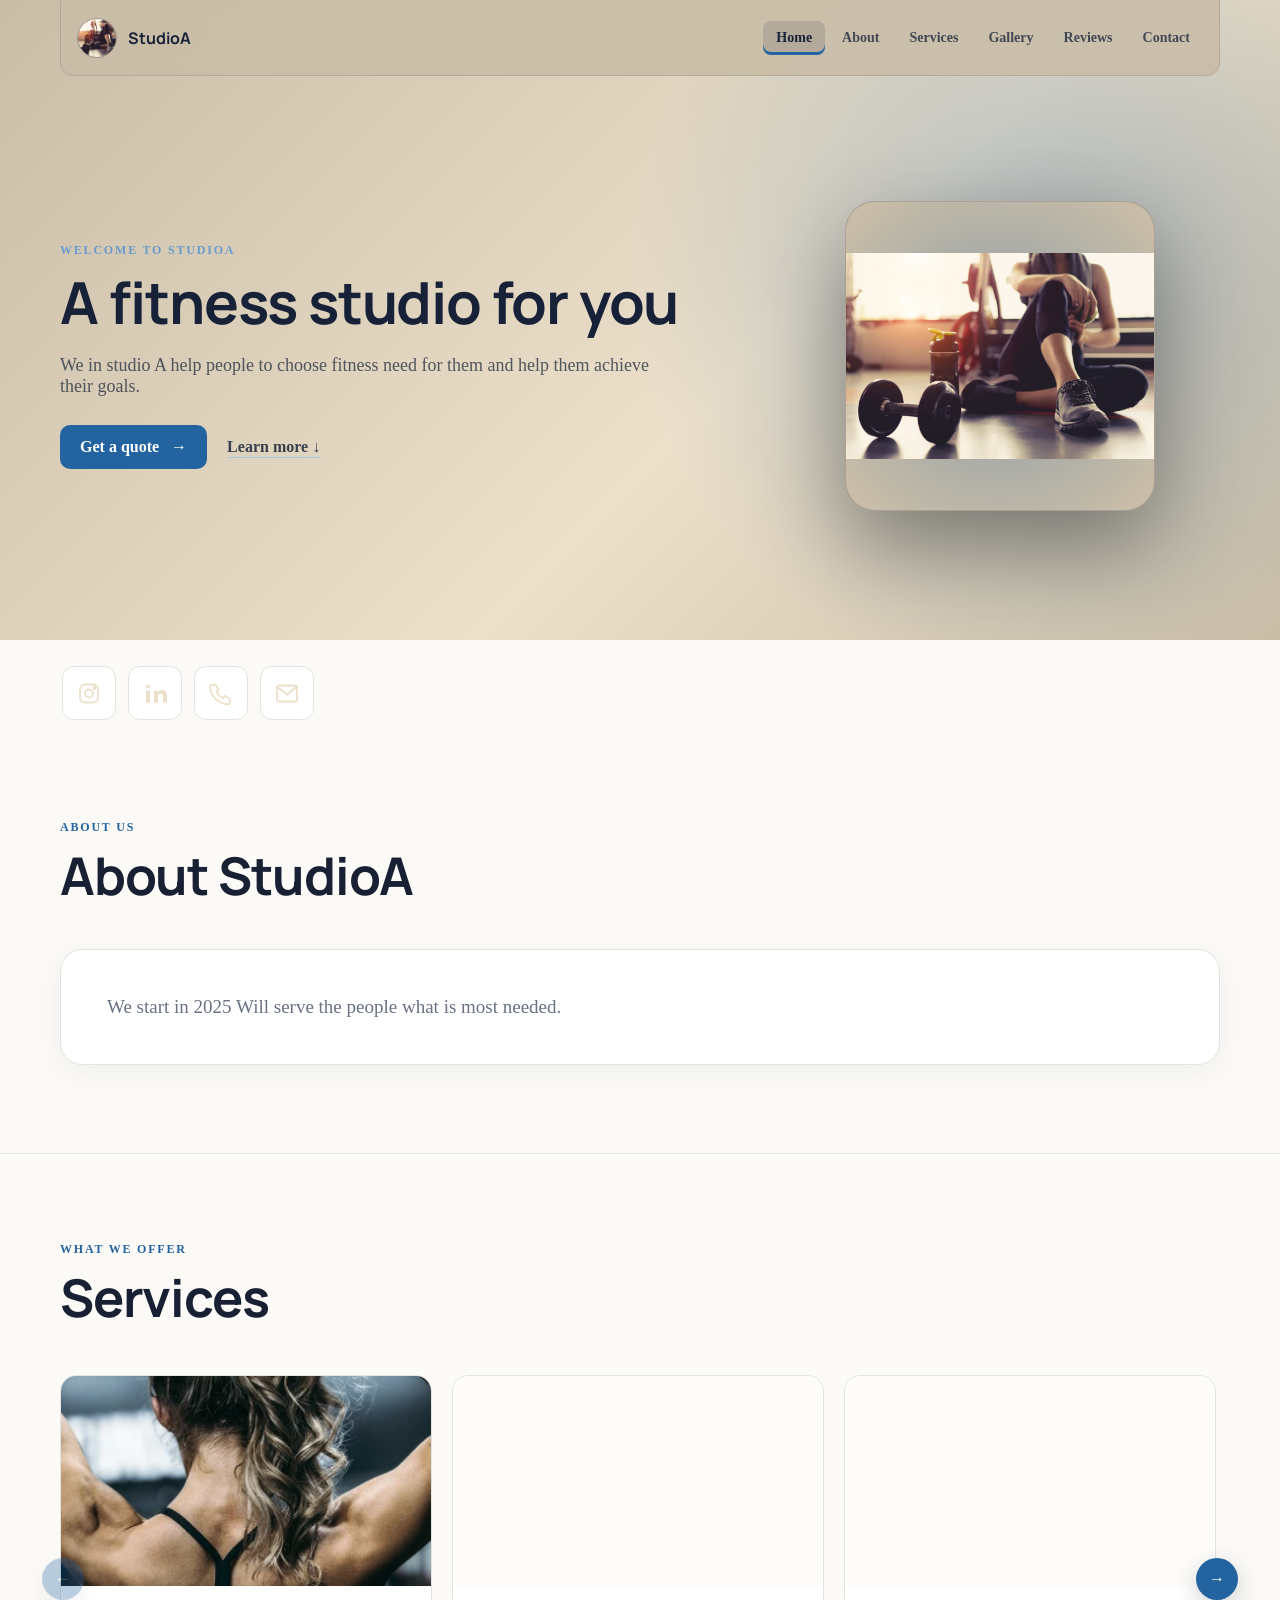
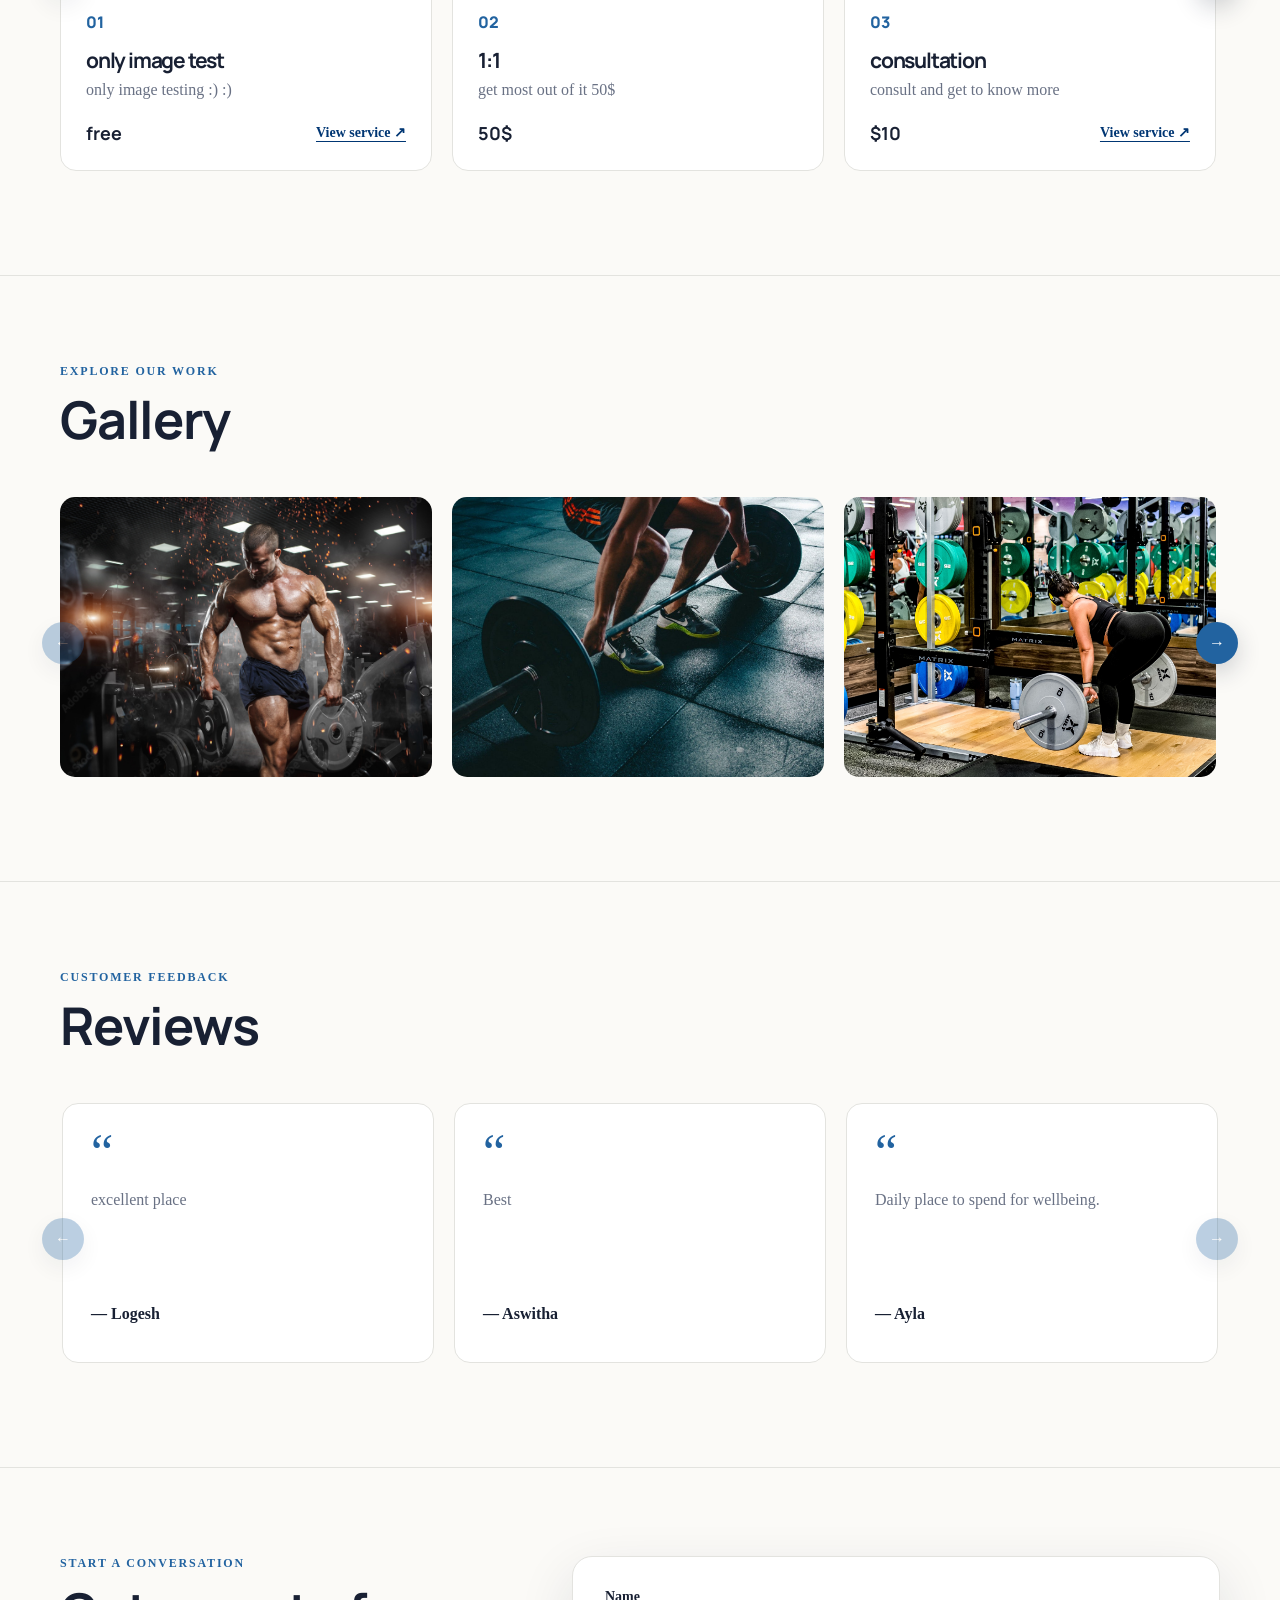
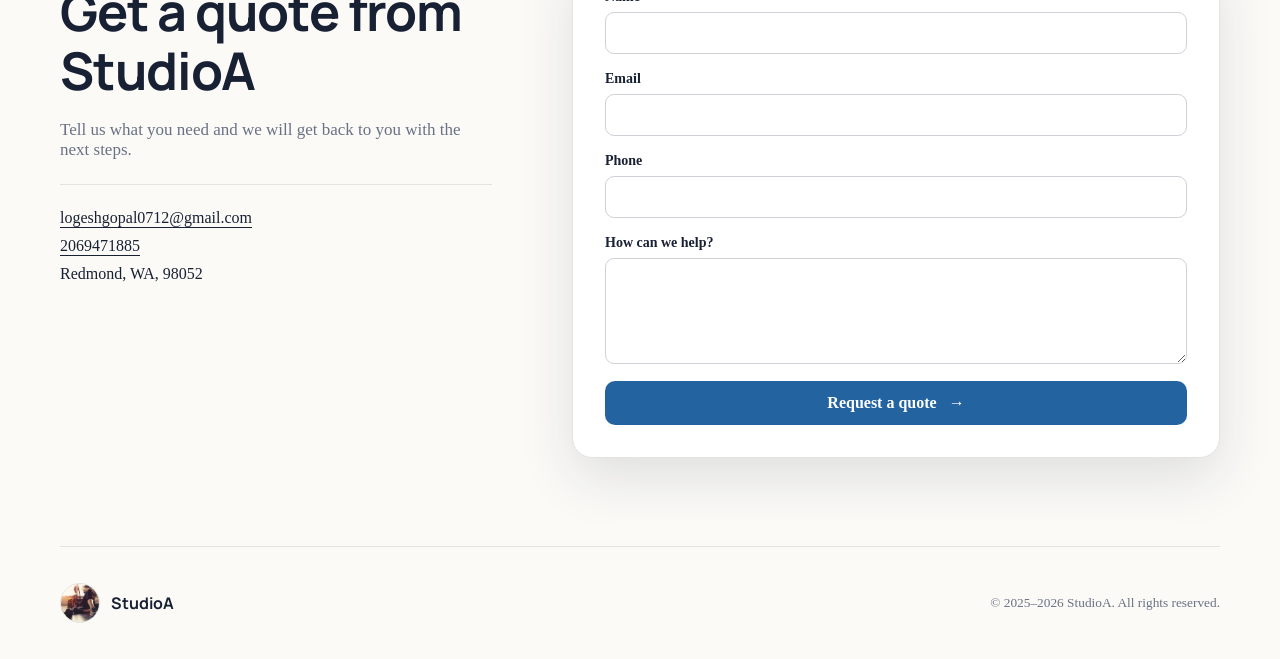
<file: index.html>
<!doctype html>
<html lang="en">
  <head>
    <meta charset="UTF-8" />
    <meta name="viewport" content="width=device-width, initial-scale=1.0" />
    <meta name="description" content="We in studio A help people to choose fitness need for them and help them achieve their goals." />
    <title>StudioA | StudioA</title>
    <link rel="preconnect" href="https://fonts.googleapis.com" />
    <link rel="preconnect" href="https://fonts.gstatic.com" crossorigin />
    <link href="https://fonts.googleapis.com/css2?family=DM+Sans:wght@400;500;600;700&amp;family=Manrope:wght@700;800&amp;display=swap" rel="stylesheet" />
    <link rel="stylesheet" href="styles.css" />
    <script src="script.js" defer></script>
  </head>
  <body data-page="index">
    
    <header class="site-header">
      <nav class="nav-shell" aria-label="Main navigation">
        <a class="brand" href="index.html" aria-label="StudioA home"><img src="assets/logo.jpg" alt="StudioA logo" /><strong>StudioA</strong></a>
        <div class="desktop-nav"><a href="#top" class="active">Home</a><a href="#about">About</a><a href="#services">Services</a><a href="#gallery">Gallery</a><a href="#reviews">Reviews</a><a href="#contact">Contact</a></div>
        <button class="menu-button" type="button" aria-expanded="false" aria-controls="mobile-menu">
          <span></span><span></span><span></span><span class="sr-only">Open navigation</span>
        </button>
      </nav>
      <div class="mobile-nav" id="mobile-menu" hidden><a href="#top" class="active">Home</a><a href="#about">About</a><a href="#services">Services</a><a href="#gallery">Gallery</a><a href="#reviews">Reviews</a><a href="#contact">Contact</a></div>
      <div class="hero" id="top">
        <div class="hero-copy">
          <p class="eyebrow">Welcome to StudioA</p>
          <h1>A fitness studio for you</h1>
          <p class="hero-description">We in studio A help people to choose fitness need for them and help them achieve their goals.</p>
          <div class="hero-actions">
            <a class="primary-button" href="#contact">Get a quote <span aria-hidden="true">→</span></a>
            <a class="secondary-link" href="#about">Learn more <span aria-hidden="true">↓</span></a>
          </div>
        </div>
        <div class="hero-art"><div class="hero-image-wrap"><img src="assets/logo.jpg" alt="StudioA logo" /></div></div>
      </div>
    </header>
    
    <aside class="social-strip" aria-label="Company links">
      <div class="social-strip-track"><a class="social-icon-link" href="https://www.instagram.com/titleboxingclubredmond/" target="_blank" rel="noopener noreferrer" aria-label="Instagram" title="Instagram"><svg viewBox="0 0 24 24" aria-hidden="true"><rect x="3" y="3" width="18" height="18" rx="5"></rect><circle cx="12" cy="12" r="4"></circle><circle cx="17.5" cy="6.5" r="1"></circle></svg><span class="sr-only">Instagram</span></a><a class="social-icon-link" href="https://www.linkedin.com/in/logeshgopal/" target="_blank" rel="noopener noreferrer" aria-label="LinkedIn" title="LinkedIn"><svg viewBox="0 0 24 24" aria-hidden="true"><rect x="3" y="9" width="4" height="12"></rect><circle cx="5" cy="5" r="2"></circle><path d="M11 9h4v1.8c1-1.4 2.3-2.2 4.2-2.2 3 0 4.8 2 4.8 5.8V21h-4v-6c0-1.8-.6-3-2.3-3-1.8 0-2.7 1.2-2.7 3.4V21h-4V9Z"></path></svg><span class="sr-only">LinkedIn</span></a>
        <div class="contact-action">
          <button class="social-icon-link" type="button" data-contact-action="call" data-contact-value="2069471885" data-contact-href="tel:2069471885" aria-expanded="false" aria-controls="call-details" aria-label="Call us" title="Call us">
            <svg viewBox="0 0 24 24" aria-hidden="true"><path d="M6.7 3.5 9.5 8l-2 2c1.2 2.8 3.7 5.3 6.5 6.5l2-2 4.5 2.8c.4.2.6.7.5 1.1L20.4 22c-.1.6-.7 1-1.3 1C9.1 22.4 1.6 14.9 1 4.9c0-.6.4-1.2 1-1.3L5.6 3c.4-.1.9.1 1.1.5Z"></path></svg><span class="sr-only">Call us</span>
          </button>
          <div class="contact-action-details" id="call-details" hidden>
            <a href="tel:2069471885">2069471885</a>
            <button type="button" data-copy-value="2069471885">Copy</button>
          </div>
        </div>
        <div class="contact-action">
          <button class="social-icon-link" type="button" data-contact-action="email" aria-expanded="false" aria-controls="email-details" aria-label="Email us" title="Email us">
            <svg viewBox="0 0 24 24" aria-hidden="true"><rect x="2" y="4" width="20" height="16" rx="2"></rect><path d="m3 6 9 7 9-7"></path></svg><span class="sr-only">Email us</span>
          </button>
          <div class="contact-action-details" id="email-details" hidden>
            <a href="mailto:logeshgopal0712@gmail.com">logeshgopal0712@gmail.com</a>
            <button type="button" data-copy-value="logeshgopal0712@gmail.com">Copy</button>
          </div>
        </div></div>
    </aside>
    <main class="home-main" id="home-sections" data-pages="about.html,services.html,gallery.html,reviews.html,contact.html">
      <div class="data-status" id="home-sections-status">Loading website sections…</div>
    </main>
    <footer class="site-footer">
      <a class="brand footer-brand" href="index.html"><img src="assets/logo.jpg" alt="StudioA logo" /><strong>StudioA</strong></a>
      <small>© <span id="copyright-years" data-start-year="2025"></span> StudioA. All rights reserved.</small>
    </footer>
  </body>
</html>
</file>
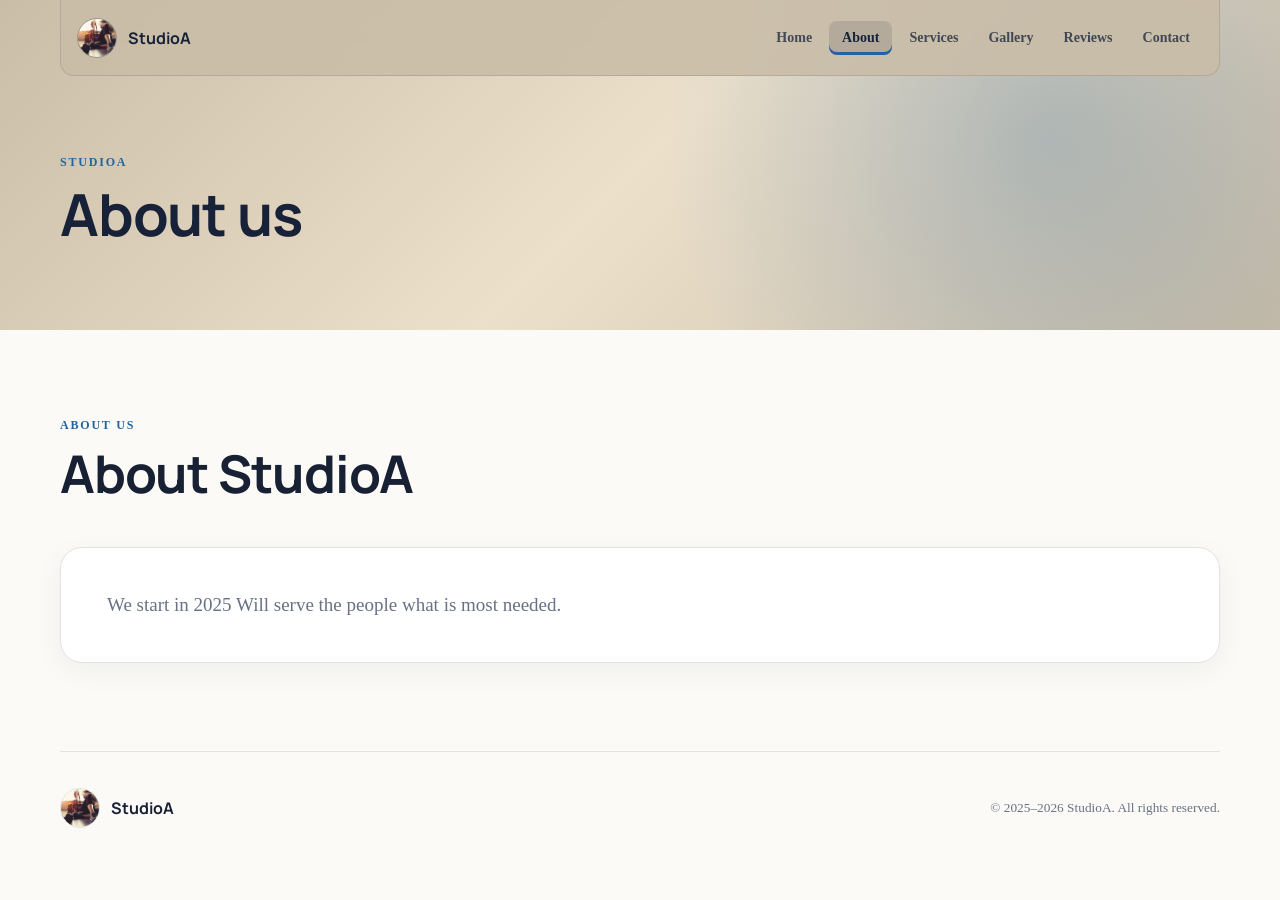
<file: about.html>
<!doctype html>
<html lang="en">
  <head>
    <meta charset="UTF-8" />
    <meta name="viewport" content="width=device-width, initial-scale=1.0" />
    <meta name="description" content="Learn about StudioA." />
    <title>About us | StudioA</title>
    <link rel="preconnect" href="https://fonts.googleapis.com" />
    <link rel="preconnect" href="https://fonts.gstatic.com" crossorigin />
    <link href="https://fonts.googleapis.com/css2?family=DM+Sans:wght@400;500;600;700&amp;family=Manrope:wght@700;800&amp;display=swap" rel="stylesheet" />
    <link rel="stylesheet" href="styles.css" />
    <script src="script.js" defer></script>
  </head>
  <body data-page="about">
    
    <header class="page-site-header">
      <nav class="nav-shell" aria-label="Main navigation">
        <a class="brand" href="index.html" aria-label="StudioA home"><img src="assets/logo.jpg" alt="StudioA logo" /><strong>StudioA</strong></a>
        <div class="desktop-nav"><a href="#top">Home</a><a href="about.html" class="active">About</a><a href="services.html">Services</a><a href="gallery.html">Gallery</a><a href="reviews.html">Reviews</a><a href="contact.html">Contact</a></div>
        <button class="menu-button" type="button" aria-expanded="false" aria-controls="mobile-menu">
          <span></span><span></span><span></span><span class="sr-only">Open navigation</span>
        </button>
      </nav>
      <div class="mobile-nav" id="mobile-menu" hidden><a href="#top">Home</a><a href="about.html" class="active">About</a><a href="services.html">Services</a><a href="gallery.html">Gallery</a><a href="reviews.html">Reviews</a><a href="contact.html">Contact</a></div>
      <div class="page-banner">
        <p class="eyebrow">StudioA</p>
        <h1>About us</h1>
      </div>
    </header>
    <main class="page-main">
      <section class="content-section about-section">
        
      <div class="section-heading">
        <div>
          <p class="eyebrow">About us</p>
          <h2>About StudioA</h2>
        </div>
        
      </div>
        <div class="about-card"><p>We start in 2025
Will serve the people what is most needed.</p></div>
      </section>
    </main>
    <footer class="site-footer">
      <a class="brand footer-brand" href="index.html"><img src="assets/logo.jpg" alt="StudioA logo" /><strong>StudioA</strong></a>
      <small>© <span id="copyright-years" data-start-year="2025"></span> StudioA. All rights reserved.</small>
    </footer>
  </body>
</html>
</file>
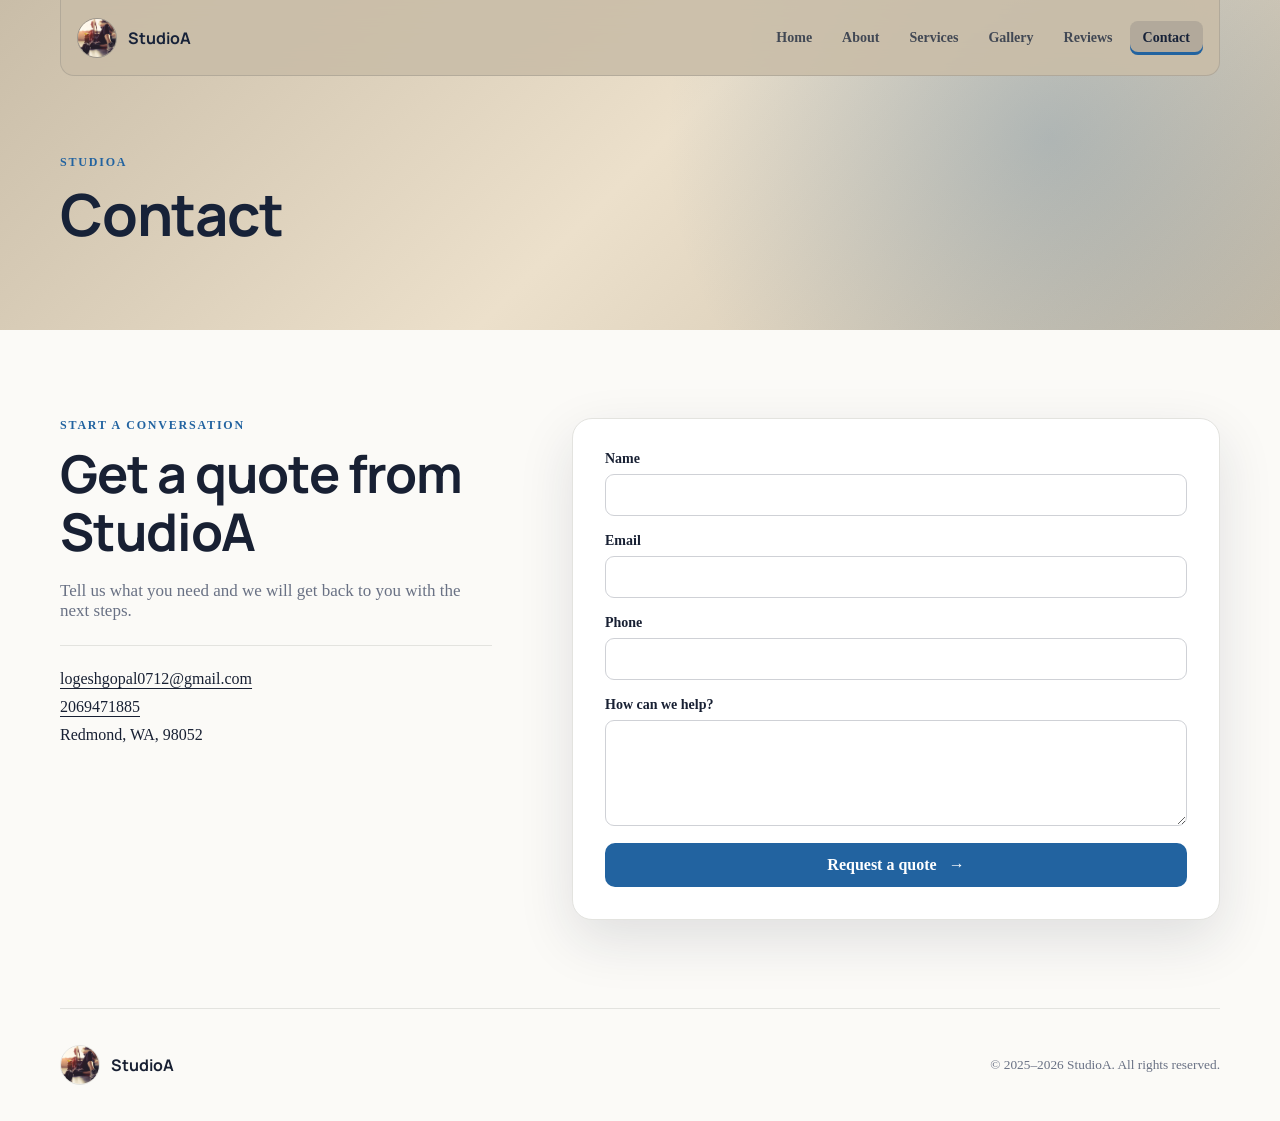
<file: contact.html>
<!doctype html>
<html lang="en">
  <head>
    <meta charset="UTF-8" />
    <meta name="viewport" content="width=device-width, initial-scale=1.0" />
    <meta name="description" content="Contact StudioA for a quote." />
    <title>Contact | StudioA</title>
    <link rel="preconnect" href="https://fonts.googleapis.com" />
    <link rel="preconnect" href="https://fonts.gstatic.com" crossorigin />
    <link href="https://fonts.googleapis.com/css2?family=DM+Sans:wght@400;500;600;700&amp;family=Manrope:wght@700;800&amp;display=swap" rel="stylesheet" />
    <link rel="stylesheet" href="styles.css" />
    <script src="script.js" defer></script>
  </head>
  <body data-page="contact">
    
    <header class="page-site-header">
      <nav class="nav-shell" aria-label="Main navigation">
        <a class="brand" href="index.html" aria-label="StudioA home"><img src="assets/logo.jpg" alt="StudioA logo" /><strong>StudioA</strong></a>
        <div class="desktop-nav"><a href="#top">Home</a><a href="about.html">About</a><a href="services.html">Services</a><a href="gallery.html">Gallery</a><a href="reviews.html">Reviews</a><a href="contact.html" class="active">Contact</a></div>
        <button class="menu-button" type="button" aria-expanded="false" aria-controls="mobile-menu">
          <span></span><span></span><span></span><span class="sr-only">Open navigation</span>
        </button>
      </nav>
      <div class="mobile-nav" id="mobile-menu" hidden><a href="#top">Home</a><a href="about.html">About</a><a href="services.html">Services</a><a href="gallery.html">Gallery</a><a href="reviews.html">Reviews</a><a href="contact.html" class="active">Contact</a></div>
      <div class="page-banner">
        <p class="eyebrow">StudioA</p>
        <h1>Contact</h1>
      </div>
    </header>
    <main class="page-main">
      <section class="content-section contact-section">
        <div class="contact-copy">
          <p class="eyebrow">Start a conversation</p>
          <h2>Get a quote from StudioA</h2>
          <p>Tell us what you need and we will get back to you with the next steps.</p>
          <ul class="contact-details"><li><a href="mailto:logeshgopal0712@gmail.com">logeshgopal0712@gmail.com</a></li><li><a href="tel:2069471885">2069471885</a></li><li>Redmond, WA, 98052</li></ul>
        </div>
        <form class="contact-form" action="https://api.web3forms.com/submit" method="post">
          <label>Name<input name="name" autocomplete="name" required /></label>
          <label>Email<input name="email" type="email" autocomplete="email" required /></label>
          <label>Phone<input name="phone" type="tel" autocomplete="tel" /></label>
          <label>How can we help?<textarea name="message" rows="5" required></textarea></label>
          <button type="submit">Request a quote <span aria-hidden="true">→</span></button>
        </form>
      </section>
    </main>
    <footer class="site-footer">
      <a class="brand footer-brand" href="index.html"><img src="assets/logo.jpg" alt="StudioA logo" /><strong>StudioA</strong></a>
      <small>© <span id="copyright-years" data-start-year="2025"></span> StudioA. All rights reserved.</small>
    </footer>
  </body>
</html>
</file>
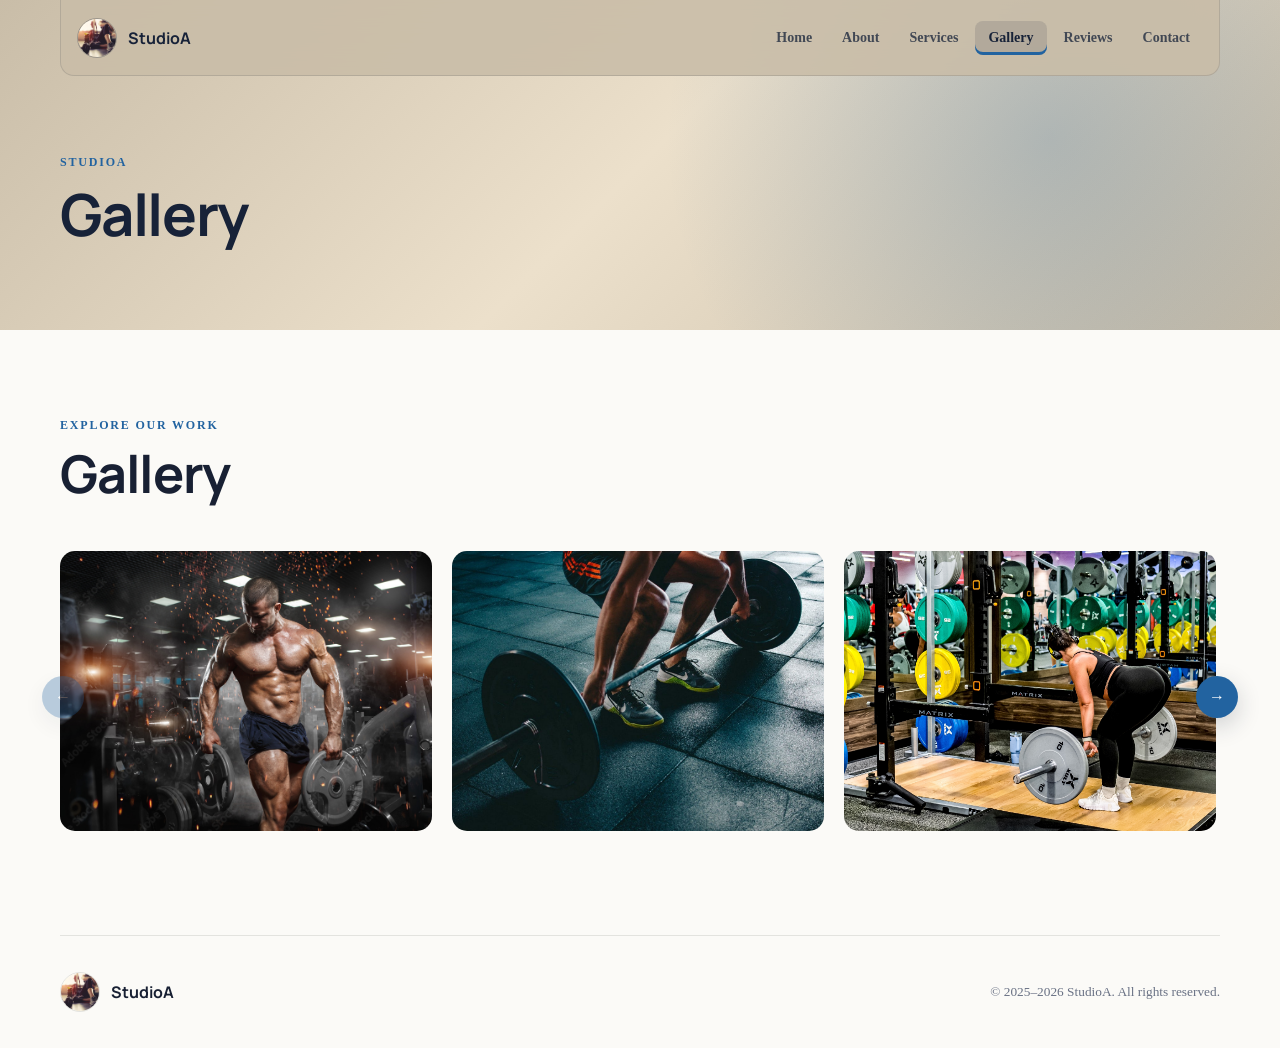
<file: gallery.html>
<!doctype html>
<html lang="en">
  <head>
    <meta charset="UTF-8" />
    <meta name="viewport" content="width=device-width, initial-scale=1.0" />
    <meta name="description" content="Gallery from StudioA." />
    <title>Gallery | StudioA</title>
    <link rel="preconnect" href="https://fonts.googleapis.com" />
    <link rel="preconnect" href="https://fonts.gstatic.com" crossorigin />
    <link href="https://fonts.googleapis.com/css2?family=DM+Sans:wght@400;500;600;700&amp;family=Manrope:wght@700;800&amp;display=swap" rel="stylesheet" />
    <link rel="stylesheet" href="styles.css" />
    <script src="script.js" defer></script>
  </head>
  <body data-page="gallery">
    
    <header class="page-site-header">
      <nav class="nav-shell" aria-label="Main navigation">
        <a class="brand" href="index.html" aria-label="StudioA home"><img src="assets/logo.jpg" alt="StudioA logo" /><strong>StudioA</strong></a>
        <div class="desktop-nav"><a href="#top">Home</a><a href="about.html">About</a><a href="services.html">Services</a><a href="gallery.html" class="active">Gallery</a><a href="reviews.html">Reviews</a><a href="contact.html">Contact</a></div>
        <button class="menu-button" type="button" aria-expanded="false" aria-controls="mobile-menu">
          <span></span><span></span><span></span><span class="sr-only">Open navigation</span>
        </button>
      </nav>
      <div class="mobile-nav" id="mobile-menu" hidden><a href="#top">Home</a><a href="about.html">About</a><a href="services.html">Services</a><a href="gallery.html" class="active">Gallery</a><a href="reviews.html">Reviews</a><a href="contact.html">Contact</a></div>
      <div class="page-banner">
        <p class="eyebrow">StudioA</p>
        <h1>Gallery</h1>
      </div>
    </header>
    <main class="page-main">
      <section class="content-section">
        
      <div class="section-heading">
        <div>
          <p class="eyebrow">Explore our work</p>
          <h2>Gallery</h2>
        </div>
        
      </div>
        <div class="data-status" id="gallery-status">Loading gallery…</div>
        <div class="carousel-shell" data-carousel>
          <button class="carousel-arrow previous" type="button" data-carousel-direction="-1" aria-label="Previous gallery images">←</button>
          <div class="gallery-grid" id="gallery-list" data-carousel-track></div>
          <button class="carousel-arrow next" type="button" data-carousel-direction="1" aria-label="Next gallery images">→</button>
        </div>
      </section>
    </main>
    <footer class="site-footer">
      <a class="brand footer-brand" href="index.html"><img src="assets/logo.jpg" alt="StudioA logo" /><strong>StudioA</strong></a>
      <small>© <span id="copyright-years" data-start-year="2025"></span> StudioA. All rights reserved.</small>
    </footer>
  </body>
</html>
</file>
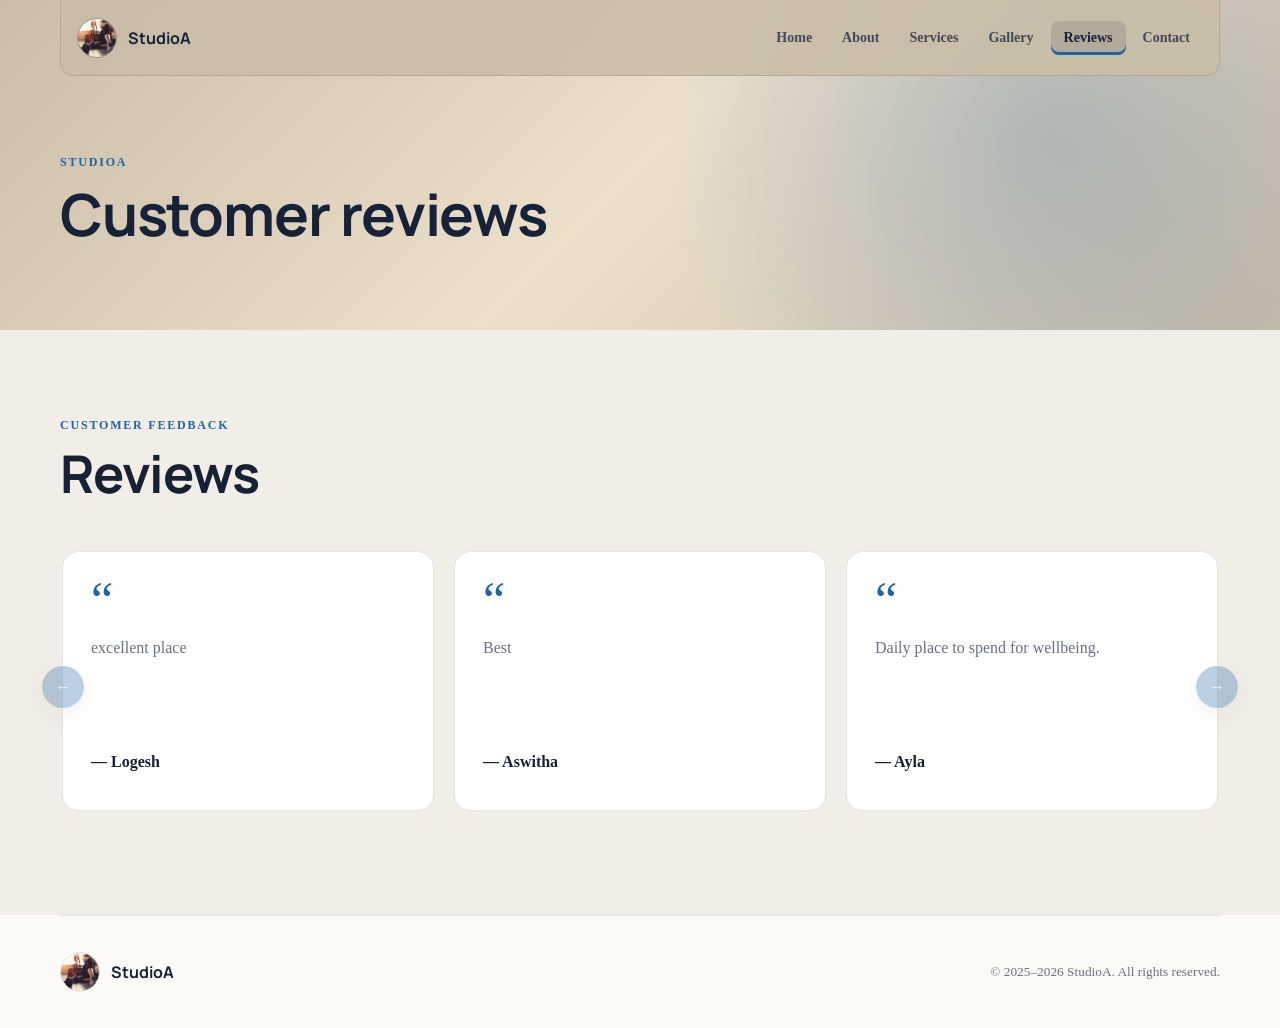
<file: reviews.html>
<!doctype html>
<html lang="en">
  <head>
    <meta charset="UTF-8" />
    <meta name="viewport" content="width=device-width, initial-scale=1.0" />
    <meta name="description" content="Customer reviews for StudioA." />
    <title>Customer reviews | StudioA</title>
    <link rel="preconnect" href="https://fonts.googleapis.com" />
    <link rel="preconnect" href="https://fonts.gstatic.com" crossorigin />
    <link href="https://fonts.googleapis.com/css2?family=DM+Sans:wght@400;500;600;700&amp;family=Manrope:wght@700;800&amp;display=swap" rel="stylesheet" />
    <link rel="stylesheet" href="styles.css" />
    <script src="script.js" defer></script>
  </head>
  <body data-page="reviews">
    
    <header class="page-site-header">
      <nav class="nav-shell" aria-label="Main navigation">
        <a class="brand" href="index.html" aria-label="StudioA home"><img src="assets/logo.jpg" alt="StudioA logo" /><strong>StudioA</strong></a>
        <div class="desktop-nav"><a href="#top">Home</a><a href="about.html">About</a><a href="services.html">Services</a><a href="gallery.html">Gallery</a><a href="reviews.html" class="active">Reviews</a><a href="contact.html">Contact</a></div>
        <button class="menu-button" type="button" aria-expanded="false" aria-controls="mobile-menu">
          <span></span><span></span><span></span><span class="sr-only">Open navigation</span>
        </button>
      </nav>
      <div class="mobile-nav" id="mobile-menu" hidden><a href="#top">Home</a><a href="about.html">About</a><a href="services.html">Services</a><a href="gallery.html">Gallery</a><a href="reviews.html" class="active">Reviews</a><a href="contact.html">Contact</a></div>
      <div class="page-banner">
        <p class="eyebrow">StudioA</p>
        <h1>Customer reviews</h1>
      </div>
    </header>
    <main class="page-main reviews-page">
      <section class="content-section">
        
      <div class="section-heading">
        <div>
          <p class="eyebrow">Customer feedback</p>
          <h2>Reviews</h2>
        </div>
        
      </div>
        <div class="data-status" id="reviews-status">Loading reviews…</div>
        <div class="carousel-shell" data-carousel>
          <button class="carousel-arrow previous" type="button" data-carousel-direction="-1" aria-label="Previous reviews">←</button>
          <div class="review-grid" id="review-list" data-carousel-track></div>
          <button class="carousel-arrow next" type="button" data-carousel-direction="1" aria-label="Next reviews">→</button>
        </div>
      </section>
    </main>
    <footer class="site-footer">
      <a class="brand footer-brand" href="index.html"><img src="assets/logo.jpg" alt="StudioA logo" /><strong>StudioA</strong></a>
      <small>© <span id="copyright-years" data-start-year="2025"></span> StudioA. All rights reserved.</small>
    </footer>
  </body>
</html>
</file>
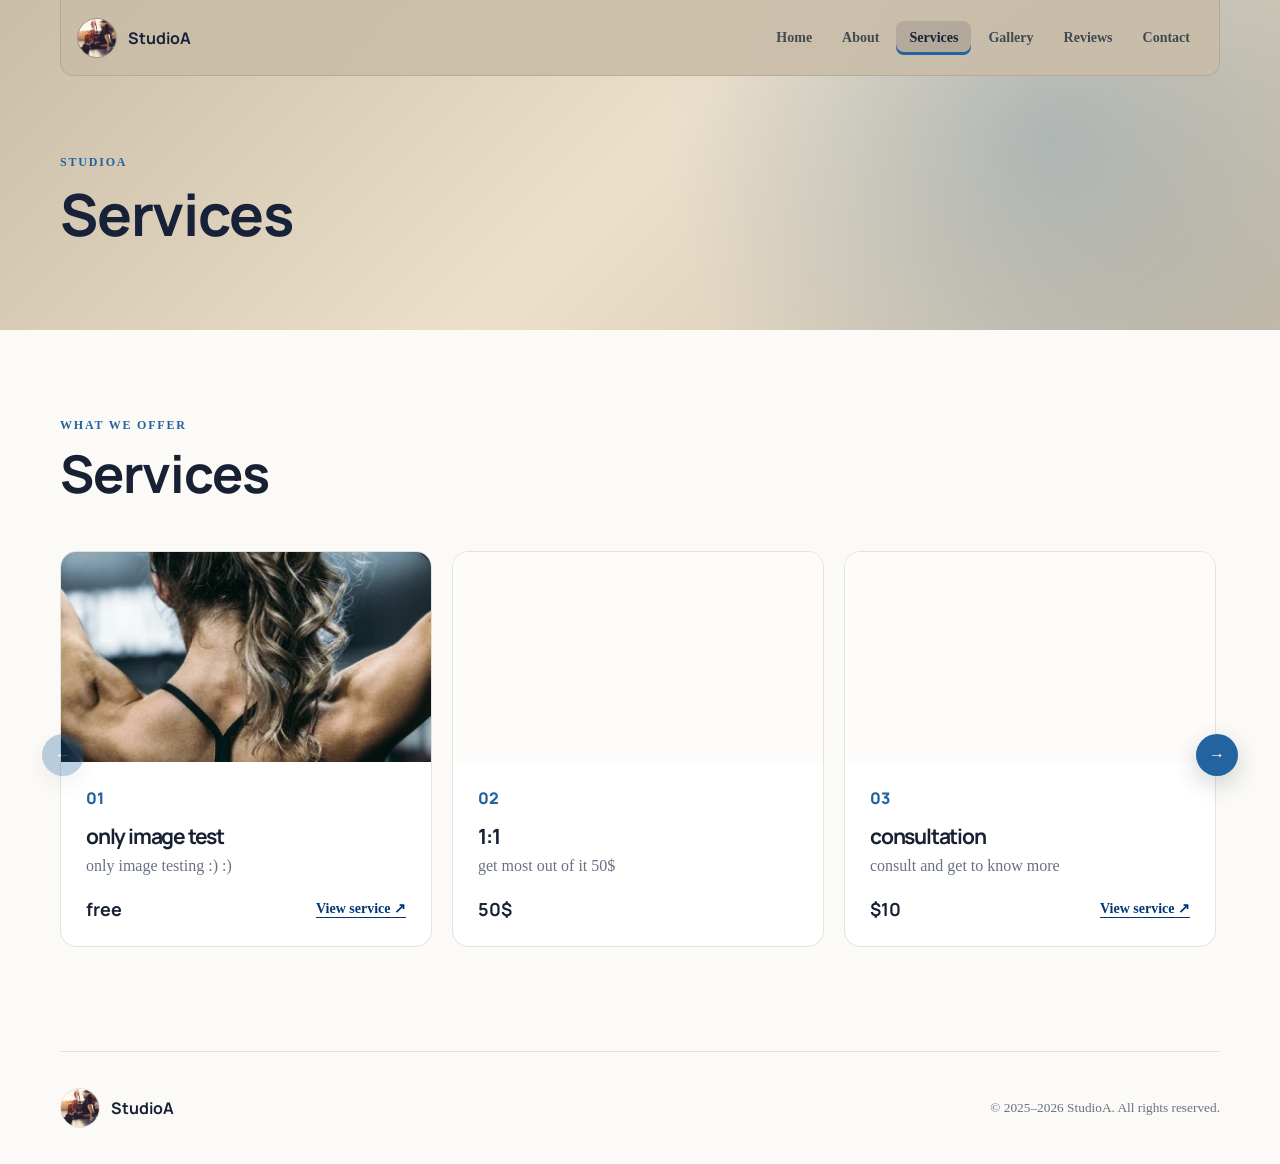
<file: services.html>
<!doctype html>
<html lang="en">
  <head>
    <meta charset="UTF-8" />
    <meta name="viewport" content="width=device-width, initial-scale=1.0" />
    <meta name="description" content="Services offered by StudioA." />
    <title>Services | StudioA</title>
    <link rel="preconnect" href="https://fonts.googleapis.com" />
    <link rel="preconnect" href="https://fonts.gstatic.com" crossorigin />
    <link href="https://fonts.googleapis.com/css2?family=DM+Sans:wght@400;500;600;700&amp;family=Manrope:wght@700;800&amp;display=swap" rel="stylesheet" />
    <link rel="stylesheet" href="styles.css" />
    <script src="script.js" defer></script>
  </head>
  <body data-page="services">
    
    <header class="page-site-header">
      <nav class="nav-shell" aria-label="Main navigation">
        <a class="brand" href="index.html" aria-label="StudioA home"><img src="assets/logo.jpg" alt="StudioA logo" /><strong>StudioA</strong></a>
        <div class="desktop-nav"><a href="#top">Home</a><a href="about.html">About</a><a href="services.html" class="active">Services</a><a href="gallery.html">Gallery</a><a href="reviews.html">Reviews</a><a href="contact.html">Contact</a></div>
        <button class="menu-button" type="button" aria-expanded="false" aria-controls="mobile-menu">
          <span></span><span></span><span></span><span class="sr-only">Open navigation</span>
        </button>
      </nav>
      <div class="mobile-nav" id="mobile-menu" hidden><a href="#top">Home</a><a href="about.html">About</a><a href="services.html" class="active">Services</a><a href="gallery.html">Gallery</a><a href="reviews.html">Reviews</a><a href="contact.html">Contact</a></div>
      <div class="page-banner">
        <p class="eyebrow">StudioA</p>
        <h1>Services</h1>
      </div>
    </header>
    <main class="page-main">
      <section class="content-section">
        
      <div class="section-heading">
        <div>
          <p class="eyebrow">What we offer</p>
          <h2>Services</h2>
        </div>
        
      </div>
        <div class="data-status" id="services-status">Loading services…</div>
        
        <div class="carousel-shell" data-carousel>
          <button class="carousel-arrow previous" type="button" data-carousel-direction="-1" aria-label="Previous services">←</button>
          <div class="service-grid horizontal-services" id="service-list" data-carousel-track></div>
          <button class="carousel-arrow next" type="button" data-carousel-direction="1" aria-label="Next services">→</button>
        </div>
      </section>
    </main>
    <footer class="site-footer">
      <a class="brand footer-brand" href="index.html"><img src="assets/logo.jpg" alt="StudioA logo" /><strong>StudioA</strong></a>
      <small>© <span id="copyright-years" data-start-year="2025"></span> StudioA. All rights reserved.</small>
    </footer>
  </body>
</html>
</file>
<file: styles.css>
:root {
  --ink: #182033;
  --muted: #697184;
  --paper: #fbfaf7;
  --white: #ffffff;
  --navy: #ece0cb;
  --brand: #2263a0;
  --brand-dark: #003673;
  --brand-light: #81c2ff;
  --secondary: #ece0cb;
  --secondary-dark: #c9bda8;
  --secondary-light: #ffffff;
  --on-secondary: #172238;
  --on-brand: #ffffff;
  --border: #e3e3df;
  --shadow: 0 20px 55px rgba(23, 34, 56, 0.12);
}

* {
  box-sizing: border-box;
}

html {
  scroll-behavior: smooth;
}

body {
  margin: 0;
  color: var(--ink);
  background: var(--paper);
  font-family: "DM Sans", sans-serif;
  line-height: 1.6;
}

body,
button,
input,
textarea {
  font: inherit;
}

img {
  display: block;
  max-width: 100%;
}

a {
  color: inherit;
}

.sr-only {
  position: absolute;
  width: 1px;
  height: 1px;
  padding: 0;
  margin: -1px;
  overflow: hidden;
  clip: rect(0, 0, 0, 0);
  white-space: nowrap;
  border: 0;
}

.site-header {
  min-height: 640px;
  padding-top: 76px;
  overflow: hidden;
  color: var(--on-secondary);
  background:
    radial-gradient(circle at 82% 42%, color-mix(in srgb, var(--brand) 28%, transparent), transparent 26rem),
    linear-gradient(135deg, var(--secondary-dark), var(--secondary) 58%, var(--secondary-dark));
}

.nav-shell,
.hero,
.content-section,
.site-footer {
  width: min(1160px, calc(100% - 40px));
  margin-inline: auto;
}

.nav-shell {
  position: fixed;
  z-index: 20;
  top: 0;
  left: 50%;
  display: flex;
  align-items: center;
  justify-content: space-between;
  min-height: 76px;
  padding: 0 16px;
  background: color-mix(in srgb, var(--secondary-dark) 90%, transparent);
  border: 1px solid color-mix(in srgb, var(--on-secondary) 13%, transparent);
  border-top: 0;
  border-radius: 0 0 14px 14px;
  backdrop-filter: blur(14px);
  transform: translateX(-50%);
}

.brand {
  display: inline-flex;
  gap: 11px;
  align-items: center;
  font-family: "Manrope", sans-serif;
  text-decoration: none;
}

.brand img,
.brand-mark {
  width: 40px;
  height: 40px;
  object-fit: cover;
  border: 1px solid color-mix(in srgb, var(--on-secondary) 25%, transparent);
  border-radius: 50%;
}

.brand-mark {
  display: grid;
  color: color-mix(in srgb, var(--brand-light) 75%, var(--on-secondary));
  font-size: 13px;
  background: var(--secondary-dark);
  place-items: center;
}

.desktop-nav {
  display: flex;
  gap: 4px;
}

.desktop-nav a,
.mobile-nav a {
  padding: 9px 13px;
  color: color-mix(in srgb, var(--on-secondary) 76%, transparent);
  font-size: 14px;
  font-weight: 600;
  text-decoration: none;
  border-radius: 8px;
}

.desktop-nav a:hover {
  color: var(--on-secondary);
  background: color-mix(in srgb, var(--on-secondary) 10%, transparent);
}

.desktop-nav a.active,
.mobile-nav a.active {
  color: var(--on-secondary);
  font-weight: 800;
  background: color-mix(in srgb, var(--brand) 28%, transparent);
  box-shadow: inset 0 -3px 0 var(--brand);
}

.menu-button,
.mobile-nav {
  display: none;
}

.hero {
  display: grid;
  grid-template-columns: minmax(0, 1.1fr) minmax(300px, 0.9fr);
  gap: 60px;
  align-items: center;
  min-height: 560px;
}

.hero-copy {
  max-width: 680px;
  padding: 60px 0;
}

.eyebrow {
  margin: 0 0 12px;
  color: var(--brand);
  font-size: 12px;
  font-weight: 700;
  letter-spacing: 1.8px;
  text-transform: uppercase;
}

.hero .eyebrow {
  color: color-mix(in srgb, var(--brand-light) 75%, var(--on-secondary));
}

h1,
h2,
h3 {
  margin-top: 0;
  font-family: "Manrope", sans-serif;
  line-height: 1.12;
  letter-spacing: -1.2px;
}

h1 {
  margin-bottom: 20px;
  font-size: clamp(36px, 5vw, 58px);
}

h2 {
  margin-bottom: 0;
  font-size: clamp(34px, 5vw, 52px);
}

h3 {
  font-size: 21px;
}

.hero-description {
  max-width: 620px;
  margin: 0 0 28px;
  color: color-mix(in srgb, var(--on-secondary) 72%, transparent);
  font-size: 18px;
}

.hero-actions {
  display: flex;
  gap: 20px;
  align-items: center;
  flex-wrap: wrap;
}

.primary-button,
.contact-form button {
  display: inline-flex;
  gap: 12px;
  align-items: center;
  justify-content: center;
  padding: 13px 20px;
  color: var(--on-brand);
  font-weight: 700;
  text-decoration: none;
  background: var(--brand);
  border: 0;
  border-radius: 10px;
  cursor: pointer;
  transition: 180ms ease;
}

.primary-button:hover,
.contact-form button:hover {
  background: var(--brand-dark);
  transform: translateY(-2px);
}

.secondary-link {
  color: color-mix(in srgb, var(--on-secondary) 84%, transparent);
  font-weight: 600;
  text-decoration-color: color-mix(in srgb, var(--brand-light) 60%, transparent);
  text-underline-offset: 5px;
}

.hero-art {
  position: relative;
  display: grid;
  min-height: 340px;
  place-items: center;
}

.hero-image-wrap,
.hero-monogram {
  position: relative;
  width: min(100%, 310px);
  aspect-ratio: 1;
  overflow: hidden;
  background: var(--secondary-dark);
  border: 1px solid color-mix(in srgb, var(--on-secondary) 18%, transparent);
  border-radius: 30px;
  box-shadow: 0 35px 90px rgba(0, 0, 0, 0.4);
}

.hero-image-wrap::before,
.hero-monogram::before {
  position: absolute;
  z-index: 0;
  inset: -20%;
  content: "";
  background: radial-gradient(circle, color-mix(in srgb, var(--brand) 38%, transparent), transparent 65%);
}

.hero-image-wrap img {
  position: relative;
  z-index: 1;
  width: 100%;
  height: 100%;
  object-fit: contain;
}

.hero-monogram {
  display: grid;
  place-items: center;
}

.hero-monogram span {
  position: relative;
  z-index: 1;
  color: var(--brand-light);
  font-family: "Manrope", sans-serif;
  font-size: clamp(80px, 13vw, 150px);
}

.content-section {
  padding: 88px 0;
  scroll-margin-top: 100px;
}

.content-section + .content-section {
  border-top: 1px solid var(--border);
}

.section-heading {
  display: flex;
  gap: 50px;
  align-items: end;
  justify-content: space-between;
  margin-bottom: 44px;
}

.section-heading > p {
  max-width: 430px;
  margin: 0;
  color: var(--muted);
}

.about-card {
  padding: 46px;
  background: var(--white);
  border: 1px solid var(--border);
  border-radius: 22px;
  box-shadow: 0 8px 28px rgba(23, 34, 56, 0.05);
}

.about-card > p {
  margin: 0;
  color: var(--muted);
  font-size: 19px;
}

.carousel-shell {
  position: relative;
}

.service-grid,
.review-grid,
.gallery-grid {
  display: flex;
  gap: 20px;
  overflow-x: auto;
  padding: 4px 2px 16px;
  scroll-behavior: smooth;
  scroll-snap-type: x mandatory;
  scrollbar-width: none;
}

.service-grid::-webkit-scrollbar,
.review-grid::-webkit-scrollbar,
.gallery-grid::-webkit-scrollbar {
  display: none;
}

.carousel-arrow {
  position: absolute;
  z-index: 3;
  top: 50%;
  display: grid;
  width: 42px;
  height: 42px;
  padding: 0;
  color: var(--on-brand);
  background: var(--brand);
  border: 0;
  border-radius: 50%;
  cursor: pointer;
  place-items: center;
  transform: translateY(-50%);
  box-shadow: 0 8px 24px rgba(23, 34, 56, 0.2);
}

.carousel-arrow:hover {
  background: var(--brand-dark);
}

.carousel-arrow:disabled {
  cursor: not-allowed;
  opacity: 0.3;
  transform: translateY(-50%);
}

.carousel-arrow.previous {
  left: -18px;
}

.carousel-arrow.next {
  right: -18px;
}

.service-card,
blockquote {
  flex: 0 0 calc((100% - 40px) / 3);
  min-height: 260px;
  margin: 0;
  padding: 28px;
  background: var(--white);
  border: 1px solid var(--border);
  border-radius: 16px;
}

.service-number {
  color: var(--brand);
  font-family: "Manrope", sans-serif;
  font-weight: 800;
}

.service-card {
  padding: 0;
  overflow: hidden;
}

.service-card-content {
  display: flex;
  min-width: 0;
  padding: 25px;
  flex-direction: column;
}

.service-card h3 {
  margin: 16px 0 8px;
}

.service-card p,
blockquote p {
  margin: 0;
  color: var(--muted);
}

.service-media {
  width: 100%;
  height: 210px;
  overflow: hidden;
  background: color-mix(in srgb, var(--secondary) 10%, white);
}

.service-media img,
.service-media iframe {
  width: 100%;
  height: 100%;
  object-fit: cover;
  border: 0;
}

.service-card-footer {
  display: flex;
  gap: 14px;
  align-items: center;
  justify-content: space-between;
  margin-top: auto;
  padding-top: 22px;
}

.service-price {
  color: var(--ink);
  font-family: "Manrope", sans-serif;
  font-size: 18px;
}

.service-link {
  color: var(--brand-dark);
  font-size: 14px;
  font-weight: 700;
  text-underline-offset: 4px;
}

.vertical-services {
  display: grid;
  gap: 24px;
  overflow: visible;
  padding: 0;
  scroll-snap-type: none;
}

.vertical-services .service-card {
  display: grid;
  grid-template-columns: minmax(260px, 0.75fr) minmax(0, 1.25fr);
  min-height: 310px;
}

.vertical-services .service-media {
  height: 100%;
  min-height: 310px;
}

.vertical-services .service-card-content {
  padding: 32px;
}

.horizontal-services .service-card {
  flex-basis: calc((100% - 40px) / 3);
}

.gallery-grid figure {
  flex: 0 0 calc((100% - 40px) / 3);
  height: 280px;
  min-height: 260px;
  margin: 0;
  overflow: hidden;
  background: #e9e8e4;
  border-radius: 15px;
}

.gallery-grid img {
  width: 100%;
  height: 100%;
  object-fit: cover;
  transition: transform 300ms ease;
}

.gallery-grid figure:hover img {
  transform: scale(1.04);
}

.service-card,
.gallery-grid figure,
blockquote {
  scroll-snap-align: start;
}

.social-strip {
  width: min(1160px, calc(100% - 40px));
  margin: 24px auto 0;
}

.social-strip-track {
  display: flex;
  gap: 12px;
  overflow-x: auto;
  padding: 2px 2px 12px;
  scrollbar-width: none;
}

.social-strip-track::-webkit-scrollbar {
  display: none;
}

.social-icon-link {
  display: inline-flex;
  align-items: center;
  justify-content: center;
  width: 54px;
  height: 54px;
  padding: 14px;
  color: var(--secondary);
  text-decoration: none;
  background: var(--white);
  border: 1px solid var(--border);
  border-radius: 12px;
  cursor: pointer;
  transition: 180ms ease;
}

.social-icon-link:hover {
  color: var(--brand-dark);
  border-color: var(--brand);
  transform: translateY(-2px);
}

.social-icon-link svg {
  width: 25px;
  height: 25px;
  fill: none;
  stroke: currentColor;
  stroke-linecap: round;
  stroke-linejoin: round;
  stroke-width: 1.8;
}

.social-icon-link[aria-label="Facebook"] svg,
.social-icon-link[aria-label="LinkedIn"] svg {
  fill: currentColor;
  stroke: none;
}

.contact-action {
  display: flex;
  flex: 0 0 auto;
  gap: 8px;
  align-items: center;
}

.contact-action-details {
  display: flex;
  gap: 8px;
  align-items: center;
  min-height: 54px;
  padding: 7px 8px 7px 14px;
  white-space: nowrap;
  background: var(--white);
  border: 1px solid var(--brand);
  border-radius: 12px;
}

.contact-action-details[hidden] {
  display: none;
}

.contact-action-details a {
  color: var(--ink);
  font-weight: 700;
  text-decoration: none;
}

.contact-action-details button {
  padding: 7px 10px;
  color: var(--on-brand);
  font-size: 12px;
  font-weight: 700;
  background: var(--brand);
  border: 0;
  border-radius: 7px;
  cursor: pointer;
}

.reviews-section {
  width: auto;
  max-width: none;
  padding-inline: max(20px, calc((100% - 1160px) / 2));
  background: #f1eee7;
}

.quote-mark {
  color: var(--brand);
  font-family: Georgia, serif;
  font-size: 50px;
  line-height: 0.8;
}

blockquote p {
  min-height: 90px;
  margin: 18px 0 24px;
  font-size: 16px;
}

blockquote footer {
  font-weight: 700;
}

.contact-section {
  display: grid;
  grid-template-columns: 0.8fr 1.2fr;
  gap: 80px;
  align-items: start;
}

.contact-copy h2 {
  margin-bottom: 20px;
}

.contact-copy > p:not(.eyebrow) {
  color: var(--muted);
  font-size: 17px;
}

.contact-details {
  display: grid;
  gap: 10px;
  padding: 24px 0 0;
  margin: 24px 0 0;
  list-style: none;
  border-top: 1px solid var(--border);
}

.contact-details a {
  text-underline-offset: 4px;
}

.contact-form {
  display: grid;
  gap: 17px;
  padding: 32px;
  background: var(--white);
  border: 1px solid var(--border);
  border-radius: 20px;
  box-shadow: var(--shadow);
}

.contact-form label {
  display: grid;
  gap: 7px;
  font-size: 14px;
  font-weight: 700;
}

.contact-form input,
.contact-form textarea {
  width: 100%;
  padding: 12px 13px;
  border: 1px solid #cfd1d6;
  border-radius: 9px;
  outline: none;
}

.contact-form input:focus,
.contact-form textarea:focus {
  border-color: var(--brand);
  box-shadow: 0 0 0 3px color-mix(in srgb, var(--brand) 18%, transparent);
}

.contact-form textarea {
  resize: vertical;
}

.contact-form button {
  width: 100%;
}

.site-footer {
  display: flex;
  align-items: center;
  justify-content: space-between;
  padding: 36px 0;
  border-top: 1px solid var(--border);
}

.footer-brand .brand-mark,
.footer-brand img {
  border-color: var(--border);
}

.site-footer small {
  color: var(--muted);
}

@media (max-width: 850px) {
  .desktop-nav {
    display: none;
  }

  .menu-button {
    display: grid;
    gap: 4px;
    width: 42px;
    height: 42px;
    padding: 10px;
    background: color-mix(in srgb, var(--on-secondary) 8%, transparent);
    border: 0;
    border-radius: 9px;
    cursor: pointer;
    place-content: center;
  }

  .menu-button > span:not(.sr-only) {
    width: 20px;
    height: 2px;
    background: var(--on-secondary);
  }

  .mobile-nav {
    position: fixed;
    z-index: 19;
    top: 76px;
    left: 50%;
    width: min(100% - 40px, 1160px);
    padding: 8px;
    margin: 0;
    background: color-mix(in srgb, var(--secondary-dark) 96%, transparent);
    border: 1px solid color-mix(in srgb, var(--on-secondary) 12%, transparent);
    border-radius: 10px;
    transform: translateX(-50%);
  }

  .mobile-nav:not([hidden]) {
    display: grid;
  }

  .mobile-nav a {
    display: block;
  }

  .hero {
    grid-template-columns: minmax(0, 1.15fr) minmax(240px, 0.85fr);
    gap: 30px;
  }

  .service-card,
  blockquote,
  .gallery-grid figure {
    flex-basis: calc((100% - 20px) / 2);
  }

  .horizontal-services .service-card {
    flex-basis: calc((100% - 20px) / 2);
  }

  .vertical-services .service-card {
    grid-template-columns: minmax(220px, 0.8fr) minmax(0, 1.2fr);
  }

  .about-card,
  .contact-section {
    grid-template-columns: 1fr;
    gap: 35px;
  }
}

@media (max-width: 620px) {
  .nav-shell,
  .hero,
  .content-section,
  .site-footer,
  .mobile-nav {
    width: min(100% - 28px, 1160px);
  }

  .site-header {
    min-height: auto;
  }

  .nav-shell {
    min-height: 68px;
  }

  .brand {
    max-width: calc(100% - 60px);
  }

  .brand strong {
    overflow: hidden;
    text-overflow: ellipsis;
    white-space: nowrap;
  }

  .hero {
    grid-template-columns: minmax(0, 1.25fr) minmax(105px, 0.75fr);
    gap: 14px;
    min-height: 430px;
  }

  .hero-copy {
    padding: 45px 0;
  }

  h1 {
    font-size: clamp(28px, 8vw, 39px);
  }

  .hero-description {
    font-size: 15px;
  }

  .hero-art {
    min-height: 170px;
  }

  .hero-image-wrap,
  .hero-monogram {
    border-radius: 18px;
  }

  .primary-button {
    padding: 11px 14px;
    font-size: 13px;
  }

  .secondary-link {
    font-size: 13px;
  }

  .content-section {
    padding: 62px 0;
  }

  .section-heading {
    display: grid;
    gap: 16px;
    margin-bottom: 30px;
  }

  .about-card {
    padding: 26px 20px;
  }

  .about-card > p {
    font-size: 16px;
  }

  .service-card,
  blockquote,
  .gallery-grid figure {
    flex-basis: 86%;
  }

  .horizontal-services .service-card {
    flex-basis: 92%;
    height: 520px;
    min-height: 520px;
  }

  .horizontal-services .service-card-content {
    min-height: 275px;
  }

  .horizontal-services .service-card p {
    display: -webkit-box;
    overflow: hidden;
    -webkit-box-orient: vertical;
    -webkit-line-clamp: 4;
  }

  .vertical-services .service-card {
    display: block;
    min-height: 0;
  }

  .vertical-services .service-media {
    height: 220px;
    min-height: 0;
  }

  .vertical-services .service-card-content {
    padding: 24px 20px;
  }

  .gallery-grid figure {
    height: 250px;
    min-height: 230px;
  }

  .carousel-arrow.previous {
    left: 4px;
  }

  .carousel-arrow.next {
    right: 4px;
  }

  .social-strip {
    width: min(100% - 28px, 1160px);
  }


  .reviews-section {
    width: auto;
    padding-inline: 14px;
  }

  blockquote p {
    min-height: auto;
  }

  .contact-form {
    padding: 24px 18px;
  }

  .site-footer {
    align-items: start;
    flex-direction: column;
    gap: 12px;
  }
}

@media (prefers-reduced-motion: reduce) {
  * {
    scroll-behavior: auto !important;
    transition-duration: 0.01ms !important;
  }
}


/* Template 2: content left, logo right */
.hero {
  grid-template-columns: minmax(0, 1.2fr) minmax(260px, 0.8fr);
}

.hero-copy {
  grid-row: 1;
  grid-column: 1;
}

.hero-art {
  grid-row: 1;
  grid-column: 2;
}

@media (max-width: 620px) {
  .hero {
    grid-template-columns: minmax(0, 1.25fr) minmax(105px, 0.75fr);
  }
}


.page-site-header {
  min-height: 330px;
  padding-top: 76px;
  color: var(--on-secondary);
  background:
    radial-gradient(circle at 82% 42%, color-mix(in srgb, var(--brand) 24%, transparent), transparent 24rem),
    linear-gradient(135deg, var(--secondary-dark), var(--secondary), var(--secondary-dark));
}

.page-banner {
  display: grid;
  width: min(1160px, calc(100% - 40px));
  min-height: 250px;
  margin-inline: auto;
  align-content: center;
}

.page-banner h1 {
  margin: 0;
}

.desktop-nav a.active,
.mobile-nav a.active {
  color: var(--on-secondary);
  background: color-mix(in srgb, var(--on-secondary) 13%, transparent);
}

.page-main {
  min-height: 420px;
}

.home-main {
  min-height: 1px;
}

.home-page-section {
  scroll-margin-top: 90px;
}

.home-page-section + .home-page-section {
  border-top: 1px solid var(--border);
}

.home-page-section .page-main {
  min-height: 0;
}

.home-page-section .reviews-page {
  padding-block: 1px;
}

.data-status {
  padding: 25px;
  color: var(--muted);
  text-align: center;
  background: var(--white);
  border: 1px solid var(--border);
  border-radius: 12px;
}

.data-status.error {
  color: #9d2d2d;
}

.reviews-page {
  background: #f1eee7;
}

@media (max-width: 620px) {
  .page-banner {
    width: min(100% - 28px, 1160px);
    min-height: 210px;
  }

  .page-site-header {
    min-height: 278px;
  }
}
</file>
